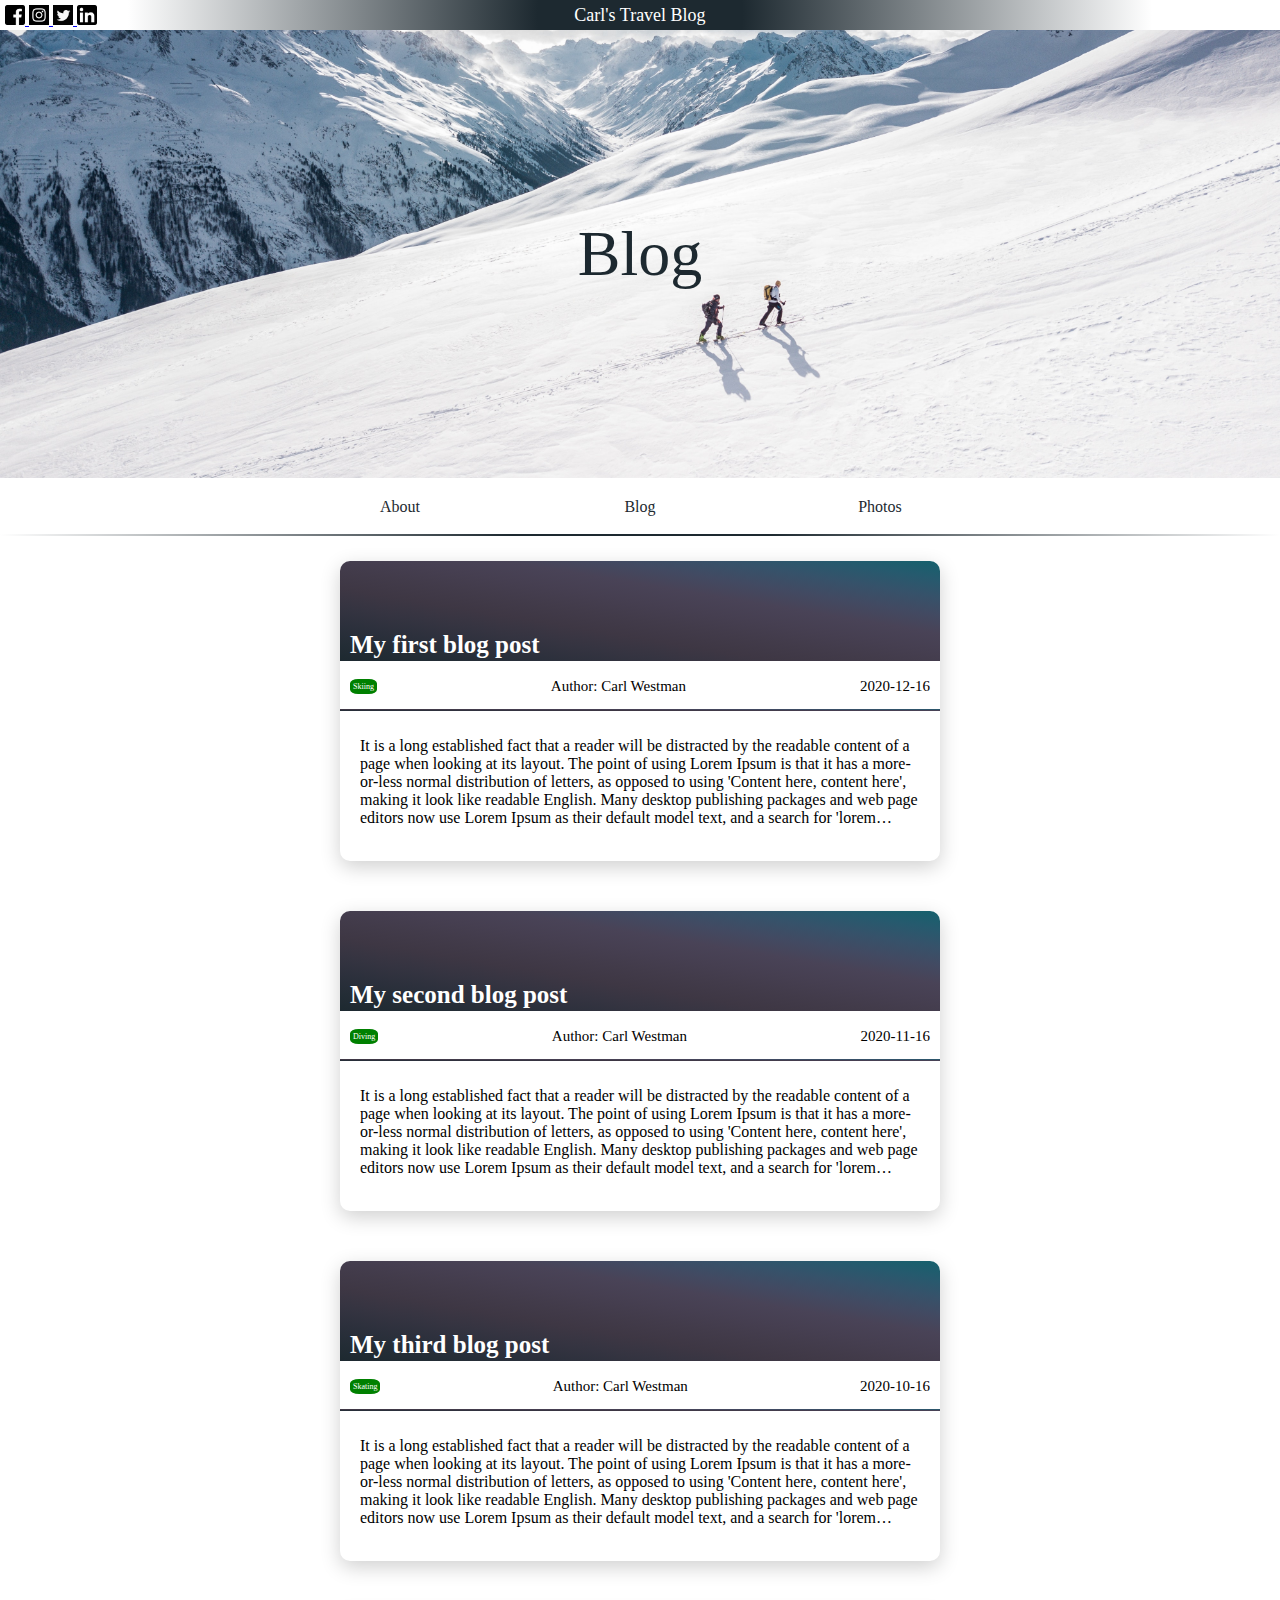
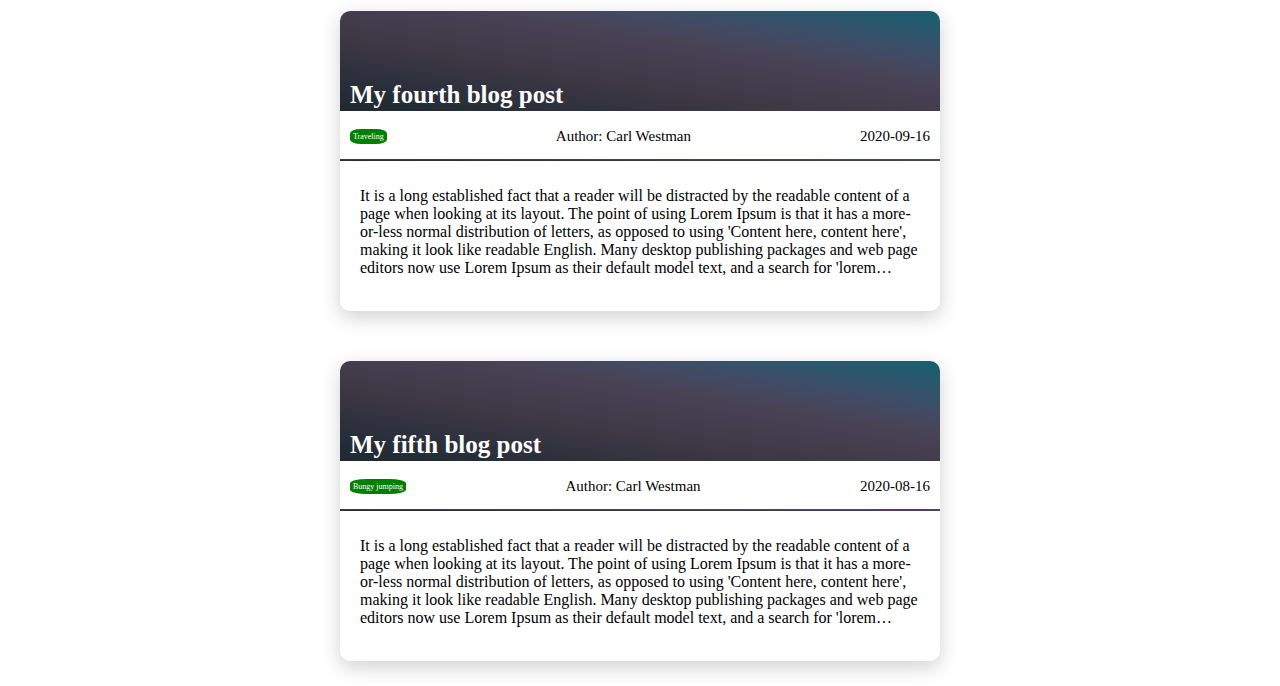
<file: index.html>
<!DOCTYPE html>
<html lang="en">
    <head>
        <title></title>
        <meta charset="UTF-8">
        <meta name="viewport" content="width=device-width, initial-scale=1">
        <link href="css/main.css" rel="stylesheet">
    </head>
    <body>
    <div class="container">
        <div class="header">
            <div class="title">
                Carl's Travel Blog
            </div>
            <div class="social">
                <a href="https://www.facebook.com/carlwestman">
                    <img src="img/facebook.png" class ="header-img" alt="Instagram">
                </a>
                <a href="https://www.instagram.com/carlwestman">
                    <img src="img/instagram.png" class ="header-img" alt="Facebook">
                </a>
                <a href="https://www.twitter.com/carlwestman">
                    <img src="img/twitter.png" class ="header-img" alt="Twitter">
                </a>
                <a href="https://www.linkedin.com/carlwestman">
                    <img src="img/linkedin.png" class ="header-img" alt="LinkedIn">
                </a>
            </div>
            <div class="sm-nav">
                
            </div>
        </div>
        <div class="hero">
            <div class="page-name">
                Blog
            </div>
        </div>
        <div class="nav-container">
            <div class="responsive-nav-menu">
                <img src="img/menu.png" onclick="openMenu()">
            </div>
            <div class="nav-item-container" id="nav-item-container">    
                <div class="nav-item"><a href="about.html">About</a></div>
                <div class="nav-item"><a href="index.html">Blog</a></div>
                <div class="nav-item"><a href="photos.html">Photos</a></div>
            </div>
        </div>
        <div class="content content-grid">
            <a href="blog-post.html" class="blog-post-card-link">
                <div class="blog-post-card">
                    <div class="blog-post-card-title-holder">
                        <div class="blog-post-card-title">
                            <h1>My first blog post</h1>
                        </div>
                    </div>
                    <div class="blog-post-meta-data">
                        <div class="tag">Skiing</div>
                        <div class="author">Author: Carl Westman</div>
                        <div class="date">2020-12-16</div>
                    </div>
                    <div class="blog-post-content">
                        <p>
                            It is a long established fact that a reader will be distracted by the readable content of a page when looking at its layout. The point of using Lorem Ipsum is that it has a more-or-less normal distribution of letters, as opposed to using 'Content here, content here', making it look like readable English. Many desktop publishing packages and web page editors now use Lorem Ipsum as their default model text, and a search for 'lorem ipsum' will uncover many web sites still in their infancy. Various versions have evolved over the years, sometimes by accident, sometimes on purpose (injected humour and the like).
                        </p>
                    </div>
                </div>
            </a>
            <a href="blog-post.html" class="blog-post-card-link">
                <div class="blog-post-card">
                    <div class="blog-post-card-title-holder">
                        <div class="blog-post-card-title">
                            <h1>My second blog post</h1>
                        </div>
                    </div>
                    <div class="blog-post-meta-data">
                        <div class="tag">Diving</div>
                        <div class="author">Author: Carl Westman</div>
                        <div class="date">2020-11-16</div>
                    </div>
                    <div class="blog-post-content">
                        <p>
                            It is a long established fact that a reader will be distracted by the readable content of a page when looking at its layout. The point of using Lorem Ipsum is that it has a more-or-less normal distribution of letters, as opposed to using 'Content here, content here', making it look like readable English. Many desktop publishing packages and web page editors now use Lorem Ipsum as their default model text, and a search for 'lorem ipsum' will uncover many web sites still in their infancy. Various versions have evolved over the years, sometimes by accident, sometimes on purpose (injected humour and the like).
                        </p>
                    </div>
                </div>
            </a>
            <a href="blog-post.html" class="blog-post-card-link">
                <div class="blog-post-card">
                    <div class="blog-post-card-title-holder">
                        <div class="blog-post-card-title">
                            <h1>My third blog post</h1>
                        </div>
                    </div>
                    <div class="blog-post-meta-data">
                        <div class="tag">Skating</div>
                        <div class="author">Author: Carl Westman</div>
                        <div class="date">2020-10-16</div>
                    </div>
                    <div class="blog-post-content">
                        <p>
                            It is a long established fact that a reader will be distracted by the readable content of a page when looking at its layout. The point of using Lorem Ipsum is that it has a more-or-less normal distribution of letters, as opposed to using 'Content here, content here', making it look like readable English. Many desktop publishing packages and web page editors now use Lorem Ipsum as their default model text, and a search for 'lorem ipsum' will uncover many web sites still in their infancy. Various versions have evolved over the years, sometimes by accident, sometimes on purpose (injected humour and the like).
                        </p>
                    </div>
                </div>
            </a>
            <a href="blog-post.html" class="blog-post-card-link">
                <div class="blog-post-card">
                    <div class="blog-post-card-title-holder">
                        <div class="blog-post-card-title">
                            <h1>My fourth blog post</h1>
                        </div>
                    </div>
                    <div class="blog-post-meta-data">
                        <div class="tag">Traveling</div>
                        <div class="author">Author: Carl Westman</div>
                        <div class="date">2020-09-16</div>
                    </div>
                    <div class="blog-post-content">
                        <p>
                            It is a long established fact that a reader will be distracted by the readable content of a page when looking at its layout. The point of using Lorem Ipsum is that it has a more-or-less normal distribution of letters, as opposed to using 'Content here, content here', making it look like readable English. Many desktop publishing packages and web page editors now use Lorem Ipsum as their default model text, and a search for 'lorem ipsum' will uncover many web sites still in their infancy. Various versions have evolved over the years, sometimes by accident, sometimes on purpose (injected humour and the like).
                        </p>
                    </div>
                </div>
            </a>
            <a href="blog-post.html" class="blog-post-card-link">
            <div class="blog-post-card">
                <div class="blog-post-card-title-holder">
                    <div class="blog-post-card-title">
                        <h1>My fifth blog post</h1>
                    </div>
                </div>
                <div class="blog-post-meta-data">
                    <div class="tag">Bungy jumping</div>
                    <div class="author">Author: Carl Westman</div>
                    <div class="date">2020-08-16</div>
                </div>
                <div class="blog-post-content">
                    <p>
                        It is a long established fact that a reader will be distracted by the readable content of a page when looking at its layout. The point of using Lorem Ipsum is that it has a more-or-less normal distribution of letters, as opposed to using 'Content here, content here', making it look like readable English. Many desktop publishing packages and web page editors now use Lorem Ipsum as their default model text, and a search for 'lorem ipsum' will uncover many web sites still in their infancy. Various versions have evolved over the years, sometimes by accident, sometimes on purpose (injected humour and the like).
                    </p>
                </div>
            </div>
            </a>
        </div>
    </div>
    </body>
    <footer>
        <script text="text/javascript" src="js/nav.js"></script>
    </footer>
</html>
</file>
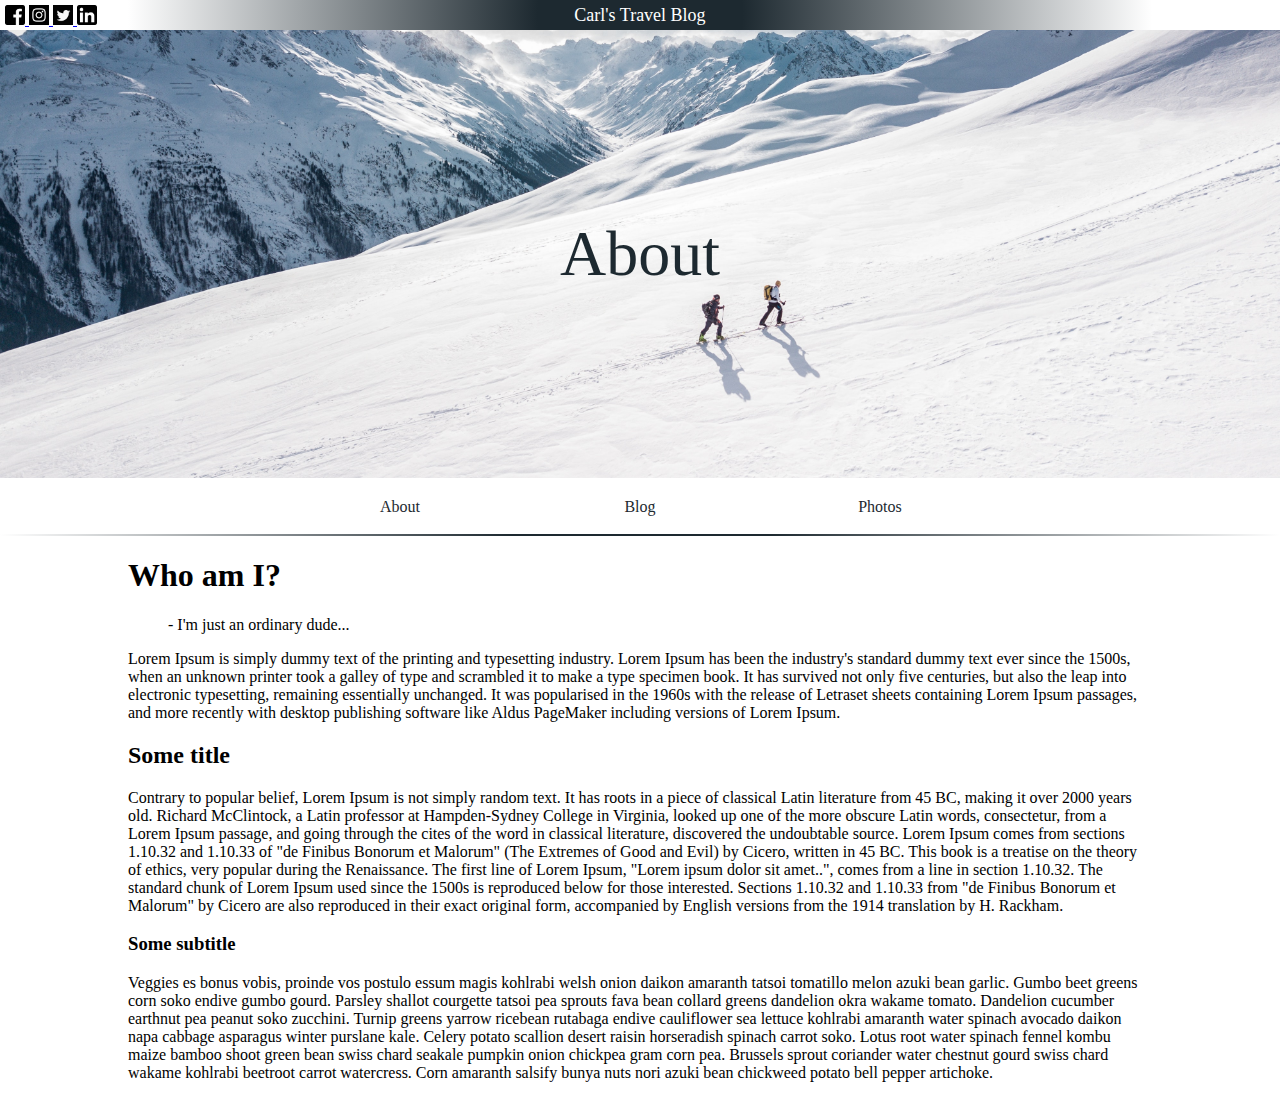
<file: about.html>
<!DOCTYPE html>
<html lang="en">
    <head>
        <title></title>
        <meta charset="UTF-8">
        <meta name="viewport" content="width=device-width, initial-scale=1">
        <link href="css/main.css" rel="stylesheet">
    </head>
    <body>
    <div class="container">
        <div class="header">
            <div class="title">
                Carl's Travel Blog
            </div>
            <div class="social">
                <a href="https://www.facebook.com/carlwestman">
                    <img src="img/facebook.png" class ="header-img" alt="Instagram">
                </a>
                <a href="https://www.instagram.com/carlwestman">
                    <img src="img/instagram.png" class ="header-img" alt="Facebook">
                </a>
                <a href="https://www.twitter.com/carlwestman">
                    <img src="img/twitter.png" class ="header-img" alt="Twitter">
                </a>
                <a href="https://www.linkedin.com/carlwestman">
                    <img src="img/linkedin.png" class ="header-img" alt="LinkedIn">
                </a>
            </div>
            <div class="sm-nav">
                
            </div>
        </div>
        <div class="hero">
            <div class="page-name">
                About
            </div>
        </div>
        <div class="nav-container">
            <div class="responsive-nav-menu">
                <img src="img/menu.png" onclick="openMenu()">
            </div>
            <div class="nav-item-container" id="nav-item-container">    
                <div class="nav-item"><a href="about.html">About</a></div>
                <div class="nav-item"><a href="index.html">Blog</a></div>
                <div class="nav-item"><a href="photos.html">Photos</a></div>
            </div>
        </div>
        <div class="content">
            <h1>Who am I?</h1>
            <blockquote>- I'm just an ordinary dude... </blockquote>
            <p>Lorem Ipsum is simply dummy text of the printing and typesetting industry. Lorem Ipsum has been the industry's standard dummy text ever since the 1500s, when an unknown printer took a galley of type and scrambled it to make a type specimen book. It has survived not only five centuries, but also the leap into electronic typesetting, remaining essentially unchanged. It was popularised in the 1960s with the release of Letraset sheets containing Lorem Ipsum passages, and more recently with desktop publishing software like Aldus PageMaker including versions of Lorem Ipsum.</p>
            <h2>Some title</h2>
            <p>
                Contrary to popular belief, Lorem Ipsum is not simply random text. It has roots in a piece of classical Latin literature from 45 BC, making it over 2000 years old. Richard McClintock, a Latin professor at Hampden-Sydney College in Virginia, looked up one of the more obscure Latin words, consectetur, from a Lorem Ipsum passage, and going through the cites of the word in classical literature, discovered the undoubtable source. Lorem Ipsum comes from sections 1.10.32 and 1.10.33 of "de Finibus Bonorum et Malorum" (The Extremes of Good and Evil) by Cicero, written in 45 BC. This book is a treatise on the theory of ethics, very popular during the Renaissance. The first line of Lorem Ipsum, "Lorem ipsum dolor sit amet..", comes from a line in section 1.10.32. The standard chunk of Lorem Ipsum used since the 1500s is reproduced below for those interested. Sections 1.10.32 and 1.10.33 from "de Finibus Bonorum et Malorum" by Cicero are also reproduced in their exact original form, accompanied by English versions from the 1914 translation by H. Rackham.
            </p>
            <h3>Some subtitle</h3>
            <p>
                Veggies es bonus vobis, proinde vos postulo essum magis kohlrabi welsh onion daikon amaranth tatsoi tomatillo melon azuki bean garlic. Gumbo beet greens corn soko endive gumbo gourd. Parsley shallot courgette tatsoi pea sprouts fava bean collard greens dandelion okra wakame tomato. Dandelion cucumber earthnut pea peanut soko zucchini. Turnip greens yarrow ricebean rutabaga endive cauliflower sea lettuce kohlrabi amaranth water spinach avocado daikon napa cabbage asparagus winter purslane kale. Celery potato scallion desert raisin horseradish spinach carrot soko. Lotus root water spinach fennel kombu maize bamboo shoot green bean swiss chard seakale pumpkin onion chickpea gram corn pea. Brussels sprout coriander water chestnut gourd swiss chard wakame kohlrabi beetroot carrot watercress. Corn amaranth salsify bunya nuts nori azuki bean chickweed potato bell pepper artichoke. 
            </p>
            
        </div>
    </div>
    </body>
    <footer>
        <script text="text/javascript" src="js/nav.js"></script>
    </footer>
</html>
</file>
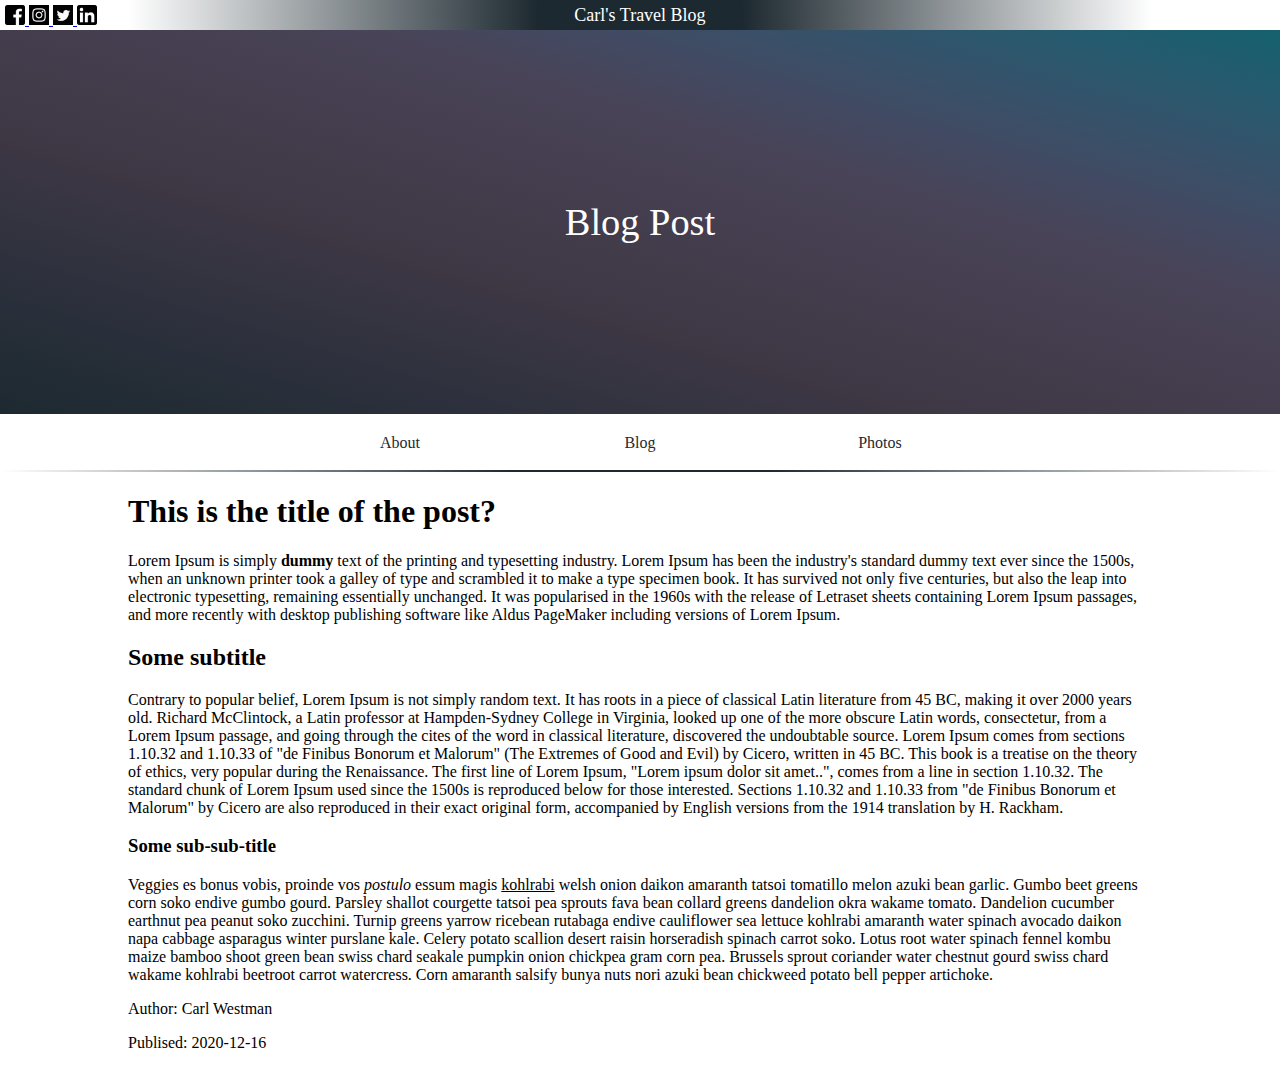
<file: blog-post.html>
<!DOCTYPE html>
<html lang="en">
    <head>
        <title></title>
        <meta charset="UTF-8">
        <meta name="viewport" content="width=device-width, initial-scale=1">
        <link href="css/main.css" rel="stylesheet">
    </head>
    <body>
    <div class="container">
        <div class="header">
            <div class="title">
                Carl's Travel Blog
            </div>
            <div class="social">
                <a href="https://www.facebook.com/carlwestman">
                    <img src="img/facebook.png" class ="header-img" alt="Instagram">
                </a>
                <a href="https://www.instagram.com/carlwestman">
                    <img src="img/instagram.png" class ="header-img" alt="Facebook">
                </a>
                <a href="https://www.twitter.com/carlwestman">
                    <img src="img/twitter.png" class ="header-img" alt="Twitter">
                </a>
                <a href="https://www.linkedin.com/carlwestman">
                    <img src="img/linkedin.png" class ="header-img" alt="LinkedIn">
                </a>
            </div>
            <div class="sm-nav">
            </div>
        </div>
        <div class="hero-blog-post">
            <div class="page-name">
                Blog Post
            </div>
        </div>
        <div class="nav-container">
            <div class="responsive-nav-menu">
                <img src="img/menu.png" onclick="openMenu()">
            </div>
            <div class="nav-item-container" id="nav-item-container">    
                <div class="nav-item"><a href="about.html">About</a></div>
                <div class="nav-item"><a href="index.html">Blog</a></div>
                <div class="nav-item"><a href="photos.html">Photos</a></div>
            </div>
        </div>
        <div class="content">
            <h1>This is the title of the post?</h1>
            <p>Lorem Ipsum is simply <b>dummy</b> text of the printing and typesetting industry. Lorem Ipsum has been the industry's standard dummy text ever since the 1500s, when an unknown printer took a galley of type and scrambled it to make a type specimen book. It has survived not only five centuries, but also the leap into electronic typesetting, remaining essentially unchanged. It was popularised in the 1960s with the release of Letraset sheets containing Lorem Ipsum passages, and more recently with desktop publishing software like Aldus PageMaker including versions of Lorem Ipsum.</p>
            <h2>Some subtitle</h2>
            <p>
                Contrary to popular belief, Lorem Ipsum is not simply random text. It has roots in a piece of classical Latin literature from 45 BC, making it over 2000 years old. Richard McClintock, a Latin professor at Hampden-Sydney College in Virginia, looked up one of the more obscure Latin words, consectetur, from a Lorem Ipsum passage, and going through the cites of the word in classical literature, discovered the undoubtable source. Lorem Ipsum comes from sections 1.10.32 and 1.10.33 of "de Finibus Bonorum et Malorum" (The Extremes of Good and Evil) by Cicero, written in 45 BC. This book is a treatise on the theory of ethics, very popular during the Renaissance. The first line of Lorem Ipsum, "Lorem ipsum dolor sit amet..", comes from a line in section 1.10.32. The standard chunk of Lorem Ipsum used since the 1500s is reproduced below for those interested. Sections 1.10.32 and 1.10.33 from "de Finibus Bonorum et Malorum" by Cicero are also reproduced in their exact original form, accompanied by English versions from the 1914 translation by H. Rackham.
            </p>
            <h3>Some sub-sub-title</h3>
            <p>
                Veggies es bonus vobis, proinde vos <i>postulo</i> essum magis <u> kohlrabi</u> welsh onion daikon amaranth tatsoi tomatillo melon azuki bean garlic. Gumbo beet greens corn soko endive gumbo gourd. Parsley shallot courgette tatsoi pea sprouts fava bean collard greens dandelion okra wakame tomato. Dandelion cucumber earthnut pea peanut soko zucchini. Turnip greens yarrow ricebean rutabaga endive cauliflower sea lettuce kohlrabi amaranth water spinach avocado daikon napa cabbage asparagus winter purslane kale. Celery potato scallion desert raisin horseradish spinach carrot soko. Lotus root water spinach fennel kombu maize bamboo shoot green bean swiss chard seakale pumpkin onion chickpea gram corn pea. Brussels sprout coriander water chestnut gourd swiss chard wakame kohlrabi beetroot carrot watercress. Corn amaranth salsify bunya nuts nori azuki bean chickweed potato bell pepper artichoke. 
            </p>
            <p>Author: Carl Westman</p>
            <p>Publised: 2020-12-16</p>
        </div>
    </div>
    </body>
    <footer>
        <script text="text/javascript" src="js/nav.js"></script>
    </footer>
</html>
</file>
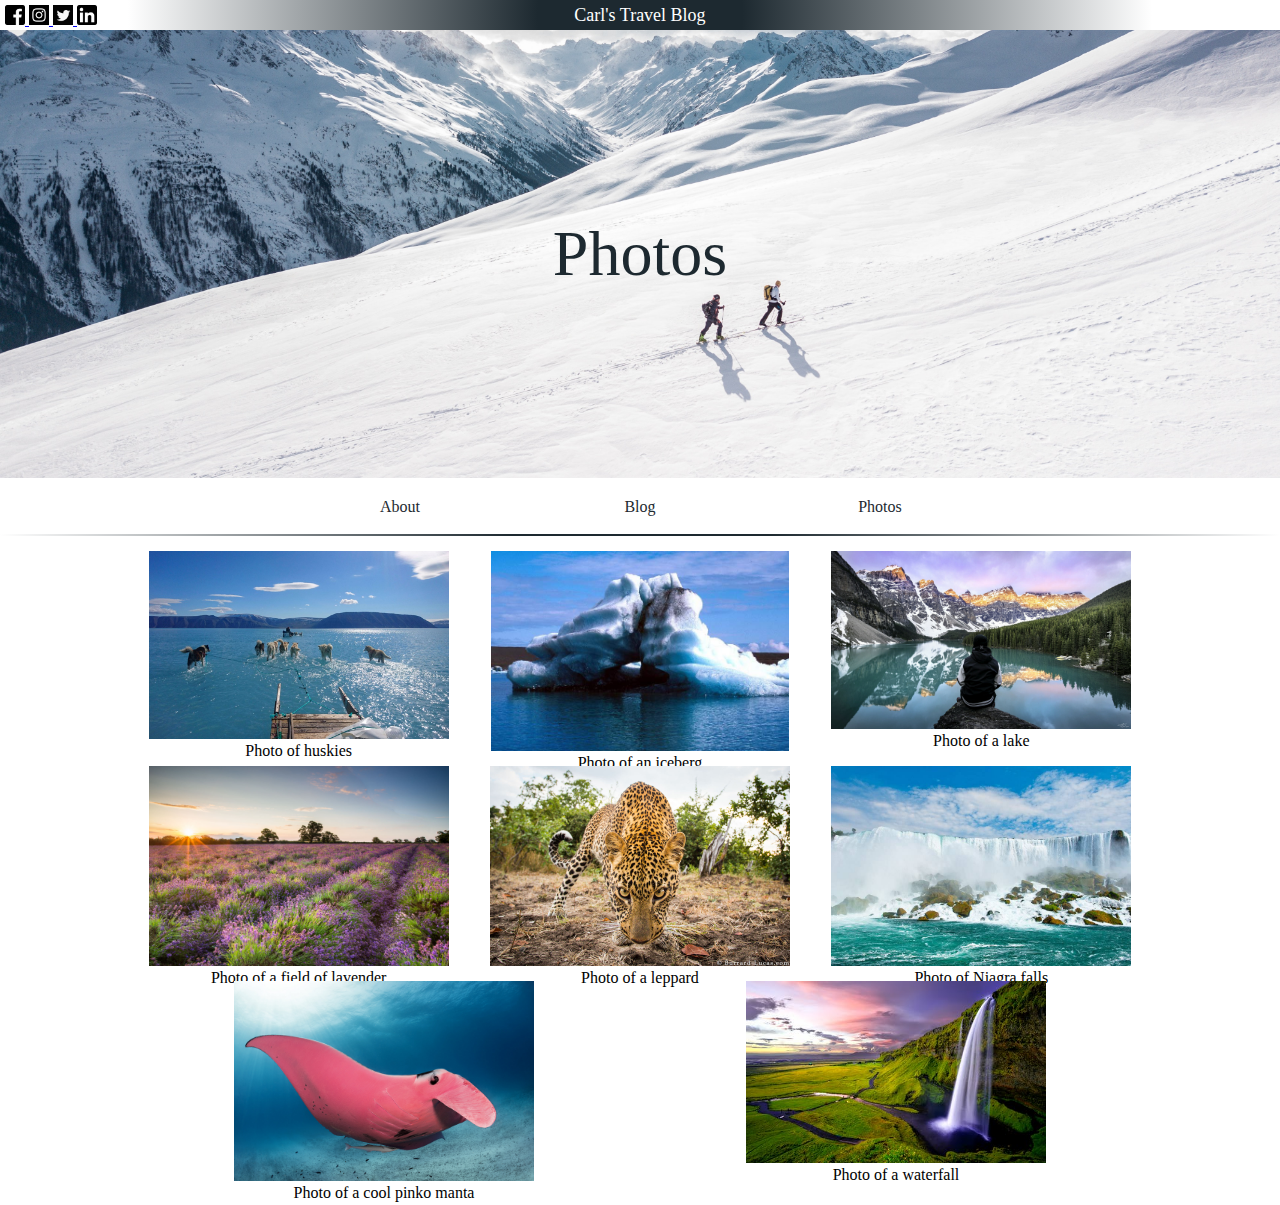
<file: photos.html>
<!DOCTYPE html>
<html lang="en">
    <head>
        <title></title>
        <meta charset="UTF-8">
        <meta name="viewport" content="width=device-width, initial-scale=1">
        <link href="css/main.css" rel="stylesheet">
    </head>
    <body>
    <div class="container">
        <div class="header">
            <div class="title">
                Carl's Travel Blog
            </div>
            <div class="social">
                <a href="https://www.facebook.com/carlwestman">
                    <img src="img/facebook.png" class ="header-img" alt="Instagram">
                </a>
                <a href="https://www.instagram.com/carlwestman">
                    <img src="img/instagram.png" class ="header-img" alt="Facebook">
                </a>
                <a href="https://www.twitter.com/carlwestman">
                    <img src="img/twitter.png" class ="header-img" alt="Twitter">
                </a>
                <a href="https://www.linkedin.com/carlwestman">
                    <img src="img/linkedin.png" class ="header-img" alt="LinkedIn">
                </a>
            </div>
            <div class="sm-nav">
                
            </div>
        </div>
        <div class="hero">
            <div class="page-name">
                Photos
            </div>
        </div>
        <div class="nav-container">
            <div class="responsive-nav-menu">
                <img src="img/menu.png" onclick="openMenu()">
            </div>
            <div class="nav-item-container" id="nav-item-container">    
                <div class="nav-item"><a href="about.html">About</a></div>
                <div class="nav-item"><a href="index.html">Blog</a></div>
                <div class="nav-item"><a href="photos.html">Photos</a></div>
            </div>
        </div>
        <div class="content content-grid">
            <figure class="photo-container">
                <img src="img/huskies.jpg" alt="Photo of huskies">
                <figcaption>Photo of huskies</figcaption>
            </figure>
            <figure class="photo-container">
                <img src="img/iceberg.jpg" alt="Photo of an iceberg">
                <figcaption>Photo of an iceberg</figcaption>
            </figure>
            <figure class="photo-container">
                <img src="img/lake.jpg" alt="Photo of a lake">
                <figcaption>Photo of a lake</figcaption>
            </figure>
            <figure class="photo-container">
                <img src="img/lavender.jpg" alt="Photo of a field of lavender">
                <figcaption>Photo of a field of lavender</figcaption>
            </figure>
            <figure class="photo-container">
                <img src="img/leppard.jpg" alt="Photo of a leppard">
                <figcaption>Photo of a leppard</figcaption>
            </figure>
            <figure class="photo-container">
                <img src="img/niagra.jpg" alt="Photo of Niagra falls">
                <figcaption>Photo of Niagra falls</figcaption>
            </figure>
            <figure class="photo-container">
                <img src="img/Pink-Manta-One.jpg" alt="Photo of a cool pinko manta">
                <figcaption>Photo of a cool pinko manta</figcaption>
            </figure>
            <figure class="photo-container">
                <img src="img/waterfall.jpeg" alt="Photo of a waterfall">
                <figcaption>Photo of a waterfall</figcaption>
            </figure>
        </div>
    </div>
    </body>
    <footer>
        <script text="text/javascript" src="js/nav.js"></script>
    </footer>
</html>
</file>
<file: css/main.css>
@import "sm-style.css";
@import "md-style.css";
@import "lg-style.css";
</file>
